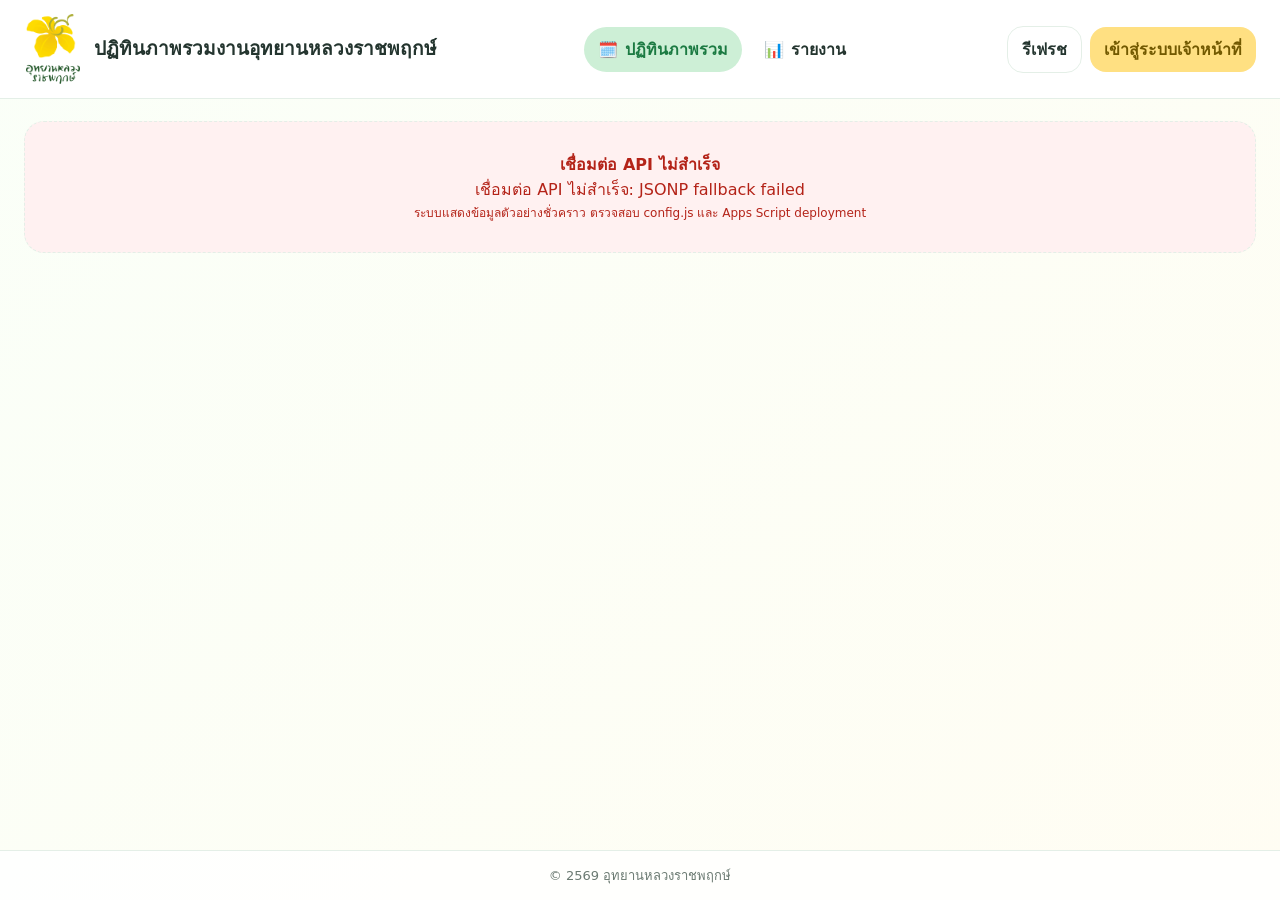
<file: index.html>
<!doctype html>
<html lang="th">
<head>
  <meta charset="utf-8">
  <meta name="viewport" content="width=device-width, initial-scale=1">
  <meta name="description" content="ระบบปฏิทินภาพรวมงาน เชื่อมต่อ Google Sheet และ Google Drive ผ่าน Apps Script">
  <title>ปฏิทินภาพรวมงานอุทยานหลวงราชพฤกษ์</title>
  <script src="./config.js"></script>
  <link rel="stylesheet" href="./styles.css">
</head>
<body data-app-mode="public" data-initial-view="calendar">
  <div id="app"></div>
  <script src="./app.js"></script>
</body>
</html>
</file>
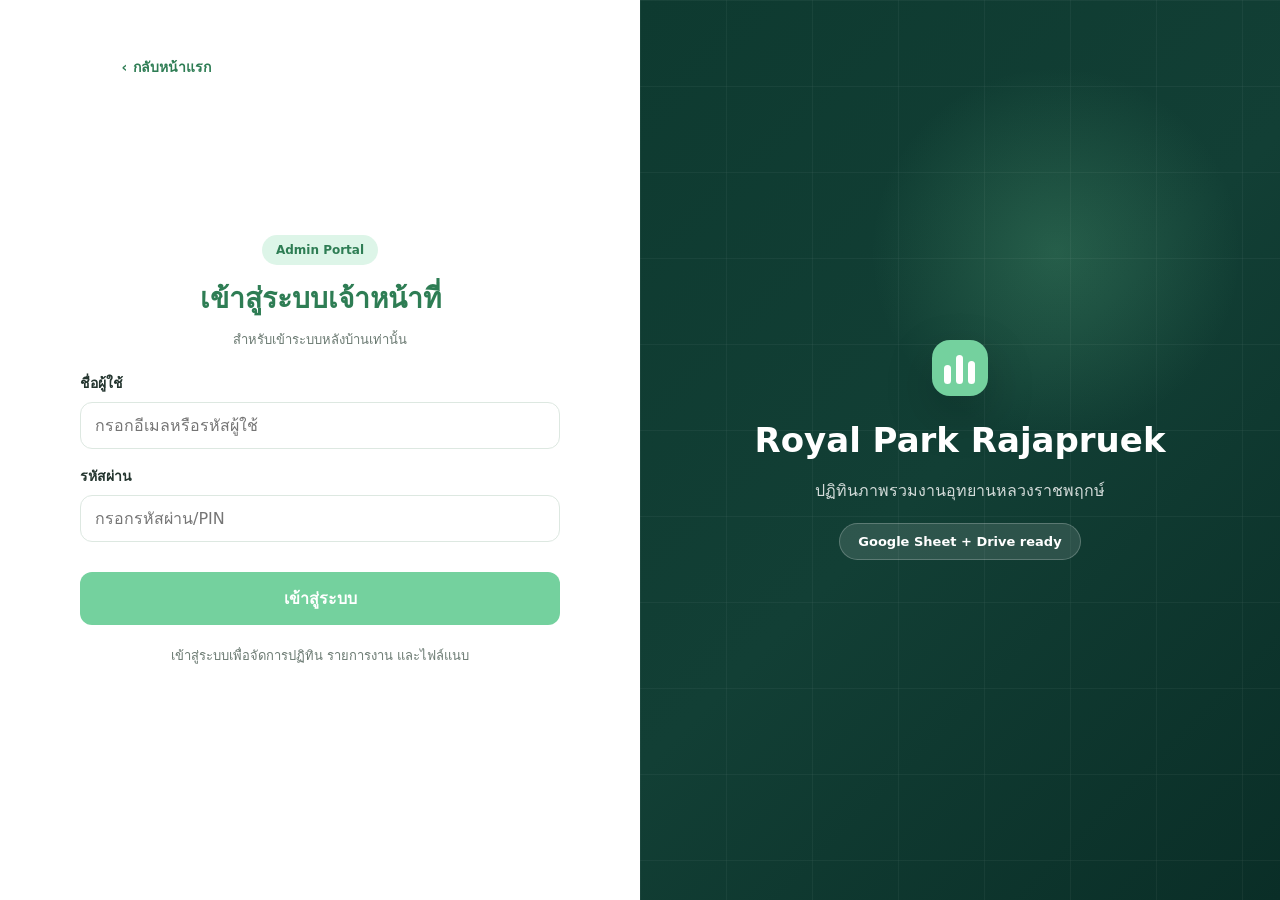
<file: admin.html>
<!doctype html>
<html lang="th">
<head>
  <meta charset="utf-8">
  <meta name="viewport" content="width=device-width, initial-scale=1">
  <title>เข้าสู่ระบบเจ้าหน้าที่ | ปฏิทินภาพรวมงาน</title>
  <script src="./config.js"></script>
  <link rel="stylesheet" href="./styles.css">
</head>
<body data-app-mode="admin" data-initial-view="admin">
  <div id="app"></div>
  <script src="./app.js"></script>
</body>
</html>
</file>
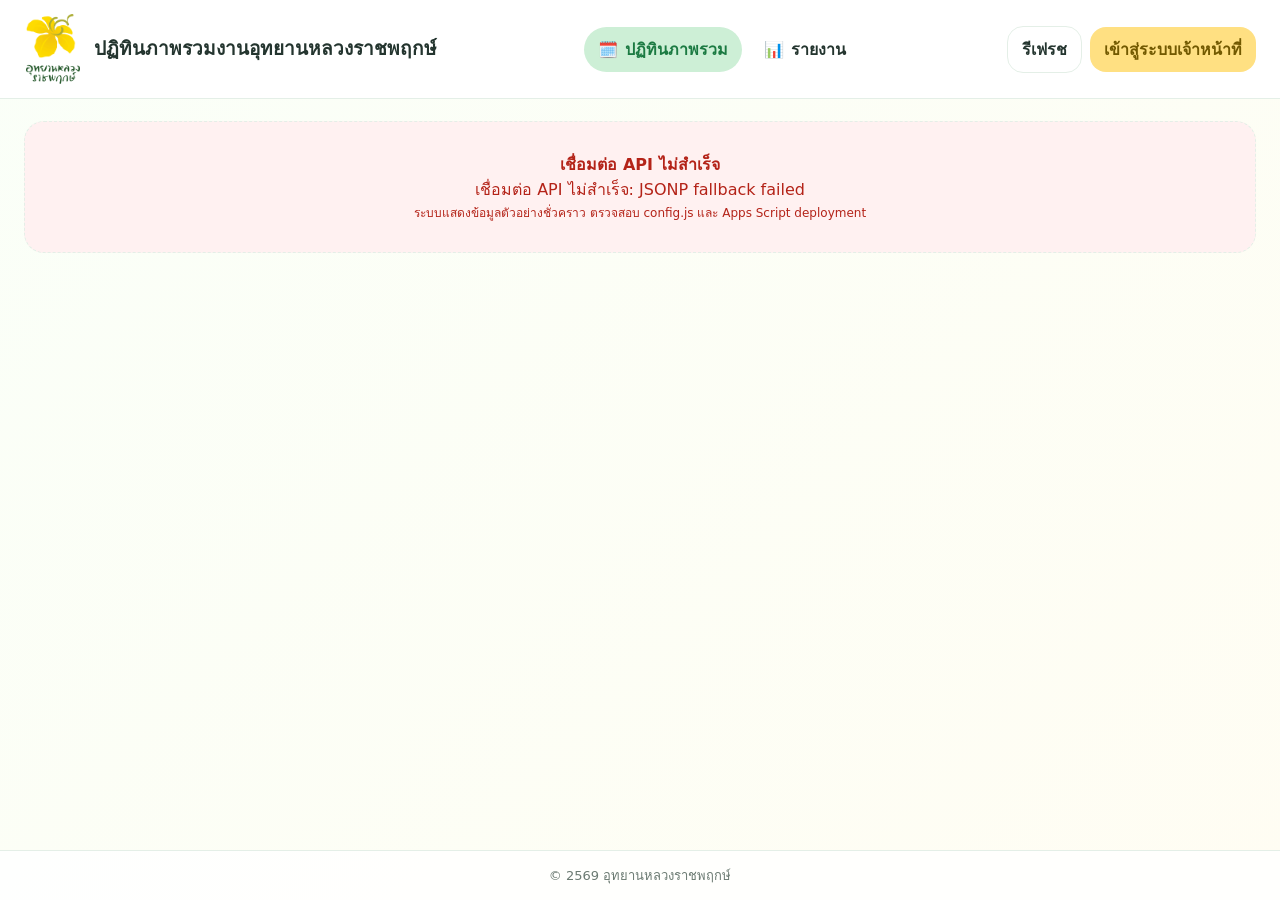
<file: calendar.html>
<!doctype html>
<html lang="th">
<head>
  <meta charset="utf-8">
  <meta name="viewport" content="width=device-width, initial-scale=1">
  <title>ปฏิทินรายเดือน | ปฏิทินภาพรวมงาน</title>
  <script src="./config.js"></script>
  <link rel="stylesheet" href="./styles.css">
</head>
<body data-app-mode="public" data-initial-view="calendar">
  <div id="app"></div>
  <script src="./app.js"></script>
</body>
</html>
</file>
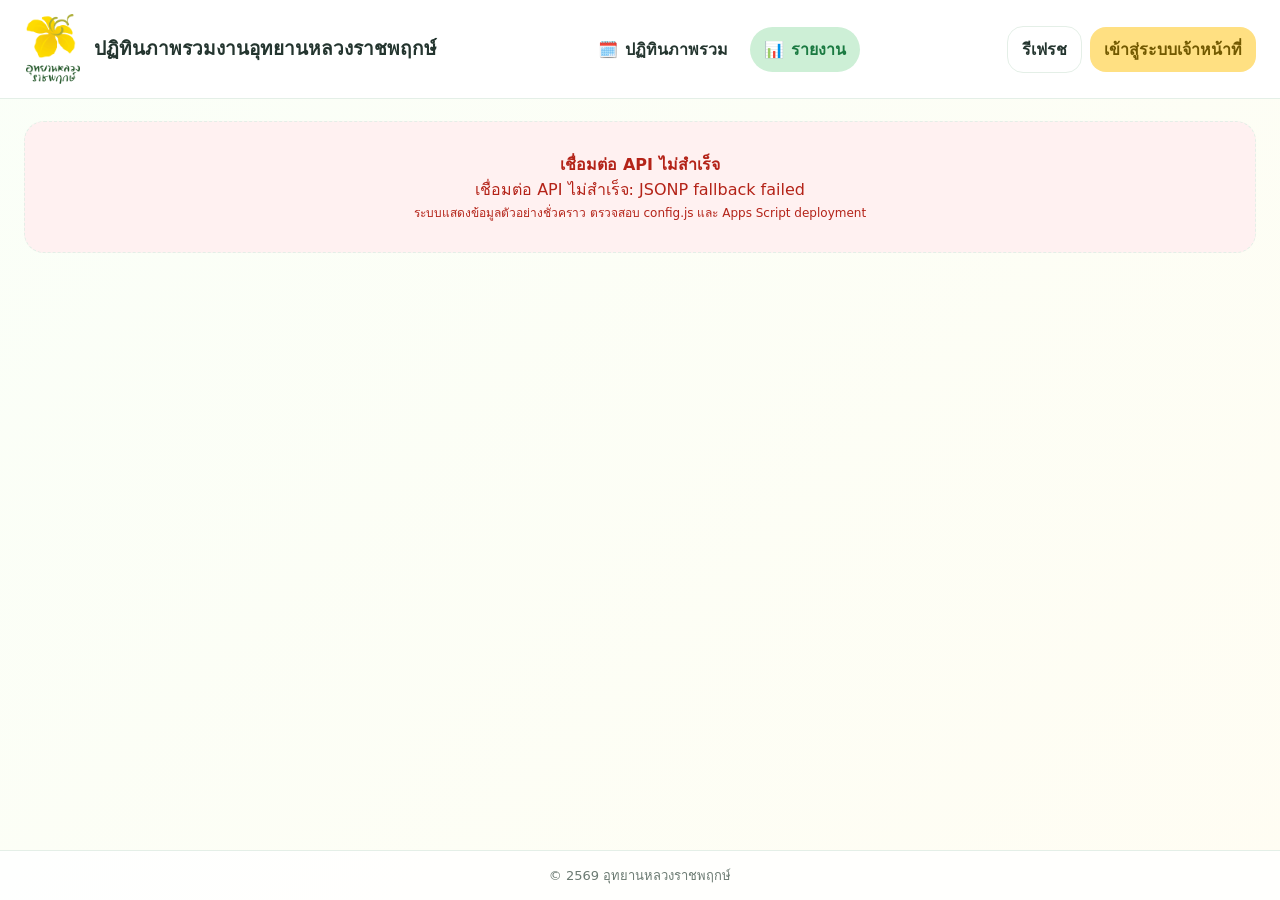
<file: report.html>
<!doctype html>
<html lang="th">
<head>
  <meta charset="utf-8">
  <meta name="viewport" content="width=device-width, initial-scale=1">
  <title>รายงานสรุป | ปฏิทินภาพรวมงาน</title>
  <script src="./config.js"></script>
  <link rel="stylesheet" href="./styles.css">
</head>
<body data-app-mode="public" data-initial-view="report">
  <div id="app"></div>
  <script src="./app.js"></script>
</body>
</html>
</file>
<file: styles.css>
:root{
  --bg:#FFFFFF;--bg-soft:#FAFFF8;--bg-warm:#FFFDF3;--green-1:#CDEFD6;--green-2:#A8E6B1;--green-3:#6FCF97;--yellow-1:#FFF2B8;--yellow-2:#FFE082;--yellow-3:#F2C94C;--text:#24352F;--muted:#6B7A72;--border:#E4EFE7;--danger:#B42318;--danger-bg:#FFF1F1;--shadow:0 18px 50px rgba(36,53,47,.08);--radius:22px
}
*{box-sizing:border-box}body{margin:0;font-family:system-ui,-apple-system,BlinkMacSystemFont,"Segoe UI",sans-serif;background:linear-gradient(135deg,var(--bg-soft),var(--bg-warm));color:var(--text)}button,input,select,textarea{font:inherit}button{cursor:pointer}.app-shell{min-height:100vh;display:grid;grid-template-columns:280px 1fr}.sidebar{position:sticky;top:0;height:100vh;padding:20px;background:rgba(255,255,255,.9);backdrop-filter:blur(12px);border-right:1px solid var(--border);overflow:auto}.brand{display:flex;gap:12px;align-items:center;margin-bottom:18px}.brand-mark{width:48px;height:48px;border-radius:18px;background:linear-gradient(135deg,var(--green-2),var(--yellow-1));display:grid;place-items:center;font-weight:900;color:#1B7A42;box-shadow:var(--shadow)}.brand h1{font-size:18px;line-height:1.25;margin:0}.brand p{font-size:12px;color:var(--muted);margin:4px 0 0}.nav{display:grid;gap:8px}.nav button{border:0;background:transparent;color:var(--text);text-align:left;padding:12px 14px;border-radius:16px;font-weight:800;display:flex;align-items:center;gap:10px}.nav button.active,.nav button:hover{background:var(--green-1);color:#1B7A42}.sidebar-card{margin-top:18px;padding:14px;border:1px solid var(--border);border-radius:20px;background:var(--bg-soft);font-size:13px;color:var(--muted)}.main{padding:22px;min-width:0}.topbar{display:flex;align-items:center;justify-content:space-between;gap:14px;margin-bottom:18px}.topbar h2{margin:0;font-size:26px}.topbar p{margin:4px 0 0;color:var(--muted);font-size:13px}.actions{display:flex;align-items:center;gap:8px;flex-wrap:wrap}.badge{display:inline-flex;align-items:center;gap:6px;border-radius:999px;padding:8px 12px;font-size:12px;font-weight:900}.badge.demo{background:var(--yellow-1);color:#745B00}.badge.api{background:var(--green-1);color:#1B7A42}.btn{border:0;border-radius:16px;padding:10px 14px;font-weight:900;background:var(--green-3);color:white}.btn:hover{opacity:.9}.btn.secondary{background:white;color:var(--text);border:1px solid var(--border)}.btn.warning{background:var(--yellow-2);color:#725900}.btn.danger{background:var(--danger-bg);color:var(--danger)}.btn:disabled{opacity:.55;cursor:not-allowed}.grid{display:grid;gap:14px}.grid.cards{grid-template-columns:repeat(4,minmax(0,1fr))}.card{background:white;border:1px solid var(--border);border-radius:var(--radius);box-shadow:var(--shadow);padding:18px}.metric .label{font-size:13px;font-weight:900;color:var(--muted)}.metric .value{font-size:34px;font-weight:1000;margin-top:8px}.section-title{display:flex;align-items:center;justify-content:space-between;gap:10px;margin:20px 0 12px}.section-title h3{margin:0;font-size:20px}.toolbar{display:flex;gap:10px;flex-wrap:wrap;margin-bottom:14px}.input,.select,.textarea{width:100%;border:1px solid var(--border);background:white;border-radius:16px;padding:11px 13px;outline:none;color:var(--text)}.input:focus,.select:focus,.textarea:focus{border-color:var(--green-3);box-shadow:0 0 0 3px rgba(111,207,151,.14)}.textarea{min-height:92px;resize:vertical}.form-grid{display:grid;grid-template-columns:repeat(2,minmax(0,1fr));gap:12px}.field label{display:block;font-size:13px;font-weight:900;margin-bottom:6px}.table-wrap{overflow:auto;border:1px solid var(--border);border-radius:20px;background:white}.table{width:100%;border-collapse:collapse;min-width:820px}.table th,.table td{padding:12px 14px;text-align:left;border-bottom:1px solid var(--border);vertical-align:top}.table th{font-size:12px;color:var(--muted);background:var(--bg-soft)}.table tr:hover td{background:#fbfffb}.status{display:inline-block;border-radius:999px;padding:5px 9px;font-size:12px;font-weight:900}.status.ok{background:var(--green-1);color:#1B7A42}.status.cancel{background:var(--danger-bg);color:var(--danger)}.status.done{background:#F1F5F9;color:#334155}.status.draft{background:var(--yellow-1);color:#725900}.event-list{display:grid;gap:10px}.event-item{border:1px solid var(--border);border-radius:18px;background:var(--bg-soft);padding:14px;text-align:left}.event-item h4{margin:4px 0 6px;font-size:16px}.event-meta{color:var(--muted);font-size:12px;line-height:1.5}.calendar-head{display:flex;justify-content:space-between;align-items:center;margin-bottom:12px}.calendar-grid{display:grid;grid-template-columns:repeat(7,minmax(0,1fr));gap:8px}.day-name{text-align:center;font-size:12px;font-weight:900;color:var(--muted);padding:8px}.day{min-height:112px;border:1px solid var(--border);background:white;border-radius:16px;padding:8px;overflow:hidden}.day.off{opacity:.45;background:#fbfbfb}.day.today{outline:3px solid var(--green-2)}.day-num{font-size:12px;font-weight:900;color:var(--muted)}.chip{display:block;width:100%;margin-top:5px;border:0;border-radius:10px;background:var(--green-1);color:#1B7A42;text-align:left;padding:5px 7px;font-size:11px;font-weight:800;white-space:nowrap;overflow:hidden;text-overflow:ellipsis}.chip.cancel{background:var(--danger-bg);color:var(--danger)}.modal-backdrop{position:fixed;inset:0;background:rgba(0,0,0,.42);display:grid;place-items:center;padding:16px;z-index:50}.modal{width:min(760px,100%);max-height:92vh;overflow:auto;background:white;border-radius:26px;box-shadow:0 30px 90px rgba(0,0,0,.25);padding:22px}.modal-head{display:flex;justify-content:space-between;gap:12px;align-items:flex-start}.close{border:0;background:var(--bg-soft);border-radius:14px;width:40px;height:40px;font-weight:1000}.detail-grid{display:grid;grid-template-columns:repeat(2,minmax(0,1fr));gap:10px;margin-top:14px}.detail-box{background:var(--bg-soft);border-radius:18px;padding:12px}.detail-box b{display:block;font-size:12px;color:var(--muted);margin-bottom:4px}.attachment-row{display:flex;align-items:center;justify-content:space-between;gap:10px;padding:10px 0;border-bottom:1px solid var(--border)}.attachment-row:last-child{border-bottom:0}.login-box{max-width:460px;margin:auto}.empty,.loading,.error{border:1px dashed var(--border);border-radius:20px;padding:30px;text-align:center;color:var(--muted);background:white}.error{color:var(--danger);background:var(--danger-bg)}.summary-bars{display:grid;gap:10px}.bar-row{display:grid;grid-template-columns:130px 1fr 50px;align-items:center;gap:10px;font-size:13px}.bar{height:12px;border-radius:999px;background:var(--bg-soft);overflow:hidden}.bar i{display:block;height:100%;background:var(--green-2);border-radius:999px}.mobile-menu{display:none}.muted{color:var(--muted)}.small{font-size:12px}.nowrap{white-space:nowrap}.hidden{display:none!important}
@media(max-width:920px){.app-shell{grid-template-columns:1fr}.sidebar{position:relative;height:auto;border-right:0;border-bottom:1px solid var(--border)}.mobile-menu{display:inline-flex}.grid.cards{grid-template-columns:repeat(2,minmax(0,1fr))}.form-grid,.detail-grid{grid-template-columns:1fr}.topbar{align-items:flex-start;flex-direction:column}.calendar-grid{gap:5px}.day{min-height:88px;border-radius:12px}.sidebar.collapsed .nav,.sidebar.collapsed .sidebar-card{display:none}}
@media(max-width:560px){.main{padding:14px}.sidebar{padding:14px}.grid.cards{grid-template-columns:1fr}.calendar-grid{grid-template-columns:1fr}.day-name{display:none}.day{min-height:auto}.day.off{display:none}.bar-row{grid-template-columns:95px 1fr 36px}.modal{padding:16px}.table{min-width:680px}}


/* Official Admin Login */
.admin-login-layout{min-height:100vh;display:grid;grid-template-columns:1fr 1fr;background:#fff;color:var(--text)}
.admin-login-panel{position:relative;min-height:100vh;display:flex;align-items:center;justify-content:center;padding:48px 28px;overflow:hidden}
.admin-login-panel-form{background:#fff}
.admin-login-back{position:absolute;top:56px;left:26%;transform:translateX(-50%);display:inline-flex;gap:6px;align-items:center;text-decoration:none;color:#2E7D54;font-size:14px;font-weight:900}
.admin-login-card{width:min(480px,100%)}
.text-center{text-align:center}.mb-2{margin-bottom:18px}.text-muted{color:var(--muted)}.text-small{font-size:13px}.mt-1{margin-top:14px}
.admin-login-eyebrow{display:inline-flex;align-items:center;justify-content:center;padding:8px 14px;border-radius:999px;background:#DDF5E8;color:#2E7D54;font-size:12px;font-weight:900;margin-bottom:16px}
.admin-login-portal-card h1{margin:0 0 10px;font-size:28px;line-height:1.25;color:#2E7D54}
.admin-login-form{display:grid;gap:16px;margin-top:22px}.form-group label{display:block;font-weight:900;font-size:14px;margin-bottom:8px;color:var(--text)}
.form-control{width:100%;border:1px solid #DDE8E1;background:#fff;border-radius:12px;padding:13px 14px;outline:none;color:var(--text);font:inherit}
.form-control:focus{border-color:var(--green-3);box-shadow:0 0 0 4px rgba(111,207,151,.16)}
.btn-block{width:100%;border-radius:12px;padding:14px 16px}.btn-primary{background:#74D19E;color:white;border:0}
.admin-login-footer{text-align:center;margin-top:20px}.admin-login-footer-note{font-size:13px;color:var(--muted);margin:0}.alert{border-radius:14px;padding:12px 14px;font-size:13px}.alert-danger{background:var(--danger-bg);color:var(--danger);border:1px solid #FECACA}
.admin-login-panel-brand{background:radial-gradient(circle at 65% 28%,rgba(111,207,151,.22),transparent 24%),linear-gradient(135deg,#0E3A30,#123F35 50%,#0A2E27);color:white}
.admin-login-brand-grid{position:absolute;inset:0;opacity:.16;background-image:linear-gradient(rgba(255,255,255,.28) 1px,transparent 1px),linear-gradient(90deg,rgba(255,255,255,.28) 1px,transparent 1px);background-size:86px 86px}
.admin-login-brand-card{position:relative;text-align:center;z-index:1}.admin-login-brand-mark{width:56px;height:56px;border-radius:18px;margin:0 auto 24px;background:#74D19E;display:flex;align-items:flex-end;justify-content:center;gap:5px;padding:12px;box-shadow:0 18px 50px rgba(0,0,0,.18)}
.admin-login-brand-mark span{display:block;width:7px;background:white;border-radius:999px}.admin-login-brand-mark span:nth-child(1){height:19px}.admin-login-brand-mark span:nth-child(2){height:29px}.admin-login-brand-mark span:nth-child(3){height:23px}
.admin-login-brand-card h2{margin:0;font-size:34px;line-height:1.2}.admin-login-brand-card p{margin:18px 0 20px;color:rgba(255,255,255,.82)}.admin-login-brand-chip{display:inline-flex;border:1px solid rgba(255,255,255,.22);background:rgba(255,255,255,.12);border-radius:999px;padding:10px 18px;font-weight:900;font-size:13px}
@media(max-width:920px){.admin-login-layout{grid-template-columns:1fr}.admin-login-panel-brand{display:none}.admin-login-panel{padding:76px 20px 40px}.admin-login-back{left:20px;top:28px;transform:none}.admin-login-portal-card h1{font-size:24px}}

/* Public view header / footer / 60:40 calendar layout */
.public-page{min-height:100vh;display:flex;flex-direction:column;background:linear-gradient(135deg,var(--bg-soft),var(--bg-warm))}
.site-header{position:sticky;top:0;z-index:20;background:rgba(255,255,255,.92);backdrop-filter:blur(14px);border-bottom:1px solid var(--border)}
.site-header-inner{max-width:1440px;margin:0 auto;padding:14px 24px;display:flex;align-items:center;justify-content:space-between;gap:18px}
.brand-public{border:0;background:transparent;padding:0;margin:0;text-align:left;display:flex;gap:12px;align-items:center;color:var(--text);cursor:pointer;min-width:260px}
.public-nav{display:flex;align-items:center;justify-content:center;gap:8px;flex:1}
.public-nav button{border:0;background:transparent;color:var(--text);padding:10px 14px;border-radius:999px;font-weight:900;display:flex;align-items:center;gap:7px}
.public-nav button.active,.public-nav button:hover{background:var(--green-1);color:#1B7A42}
.public-header-actions{display:flex;align-items:center;justify-content:flex-end;gap:8px;flex-wrap:wrap}
.public-main{width:100%;max-width:1440px;margin:0 auto;padding:26px 24px 36px;flex:1}
.public-hero{display:flex;align-items:flex-end;justify-content:space-between;gap:18px;margin-bottom:20px;padding:22px;border:1px solid var(--border);border-radius:26px;background:rgba(255,255,255,.76);box-shadow:var(--shadow)}
.public-hero h2{margin:6px 0 4px;font-size:32px;line-height:1.2;color:#1f3f35}
.public-hero p{margin:0;color:var(--muted);font-size:14px}.eyebrow{display:inline-flex;border-radius:999px;padding:7px 12px;background:var(--green-1);color:#1B7A42;font-size:12px;font-weight:1000}.public-hero-summary{display:flex;gap:8px;flex-wrap:wrap;justify-content:flex-end}.public-hero-summary span{border-radius:999px;background:var(--bg-warm);border:1px solid var(--border);padding:9px 12px;font-size:12px;font-weight:900;color:#476055}
.public-calendar-layout{display:grid;grid-template-columns:minmax(0,60fr) minmax(340px,40fr);gap:18px;align-items:start}.calendar-card,.month-list-card{min-width:0}.month-list{display:grid;gap:10px;max-height:calc(100vh - 330px);min-height:420px;overflow:auto;padding-right:2px}.month-list-item{width:100%;display:grid;grid-template-columns:58px minmax(0,1fr) auto;gap:12px;align-items:center;border:1px solid var(--border);background:var(--bg-soft);border-radius:18px;padding:12px;text-align:left;color:var(--text)}.month-list-item:hover{border-color:var(--green-2);box-shadow:0 12px 30px rgba(36,53,47,.08);background:#fff}.month-list-date{width:54px;height:54px;border-radius:16px;background:white;border:1px solid var(--border);display:grid;place-items:center;align-content:center;color:#1B7A42}.month-list-date b{font-size:20px;line-height:1}.month-list-date span{font-size:11px;font-weight:900;color:var(--muted)}.month-list-title{font-weight:1000;line-height:1.35;margin-bottom:4px}.month-list-body{min-width:0}.site-footer{margin-top:auto;border-top:1px solid var(--border);background:rgba(255,255,255,.86)}.site-footer-inner{max-width:1440px;margin:0 auto;padding:18px 24px;display:flex;justify-content:space-between;gap:14px;color:var(--muted);font-size:13px}.site-footer b{color:var(--text)}.footer-meta{text-align:right;white-space:nowrap}
@media(max-width:1100px){.site-header-inner{align-items:flex-start;flex-direction:column}.brand-public{min-width:0}.public-nav{justify-content:flex-start;flex-wrap:wrap}.public-header-actions{justify-content:flex-start}.public-calendar-layout{grid-template-columns:1fr}.month-list{max-height:none;min-height:auto}.public-hero{align-items:flex-start;flex-direction:column}.public-hero-summary{justify-content:flex-start}}
@media(max-width:720px){.site-header-inner,.public-main,.site-footer-inner{padding-left:14px;padding-right:14px}.public-hero h2{font-size:24px}.public-calendar-layout{gap:14px}.month-list-item{grid-template-columns:48px minmax(0,1fr);align-items:start}.month-list-item>div:last-child{grid-column:2}.month-list-date{width:46px;height:46px}.site-footer-inner{flex-direction:column}.footer-meta{text-align:left}.public-nav button{padding:9px 10px;font-size:13px}.public-header-actions .badge{display:none}}

/* User management */
.user-role-help{
  margin-top:12px;
  border:1px solid var(--border);
  background:#FAFFF8;
  border-radius:14px;
  padding:12px 14px;
  color:var(--muted);
  font-size:13px;
  line-height:1.55;
}


/* Public view clean update: hide highlighted label texts and keep layout compact */
.brand-public .brand-mark::before{content:''}
.brand-public .brand-mark{font-size:0}
.public-hero-clean{align-items:center;justify-content:flex-start;padding:22px 24px}
.public-hero-clean h2{margin:0;font-size:32px}
.public-hero-clean .eyebrow,.public-hero-clean p,.public-hero-clean .public-hero-summary{display:none!important}
@media(max-width:720px){.public-hero-clean h2{font-size:24px}}


/* Public view refinement 2026-07-06: official logo, cleaner footer, public-only modal, dashboard report */
.brand-logo-public{
  width:58px;
  height:70px;
  object-fit:contain;
  display:block;
  flex:0 0 auto;
}
.brand-public .brand-mark{display:none!important}
.brand-public h1{font-size:19px;line-height:1.25}
.site-footer-minimal{justify-content:center;text-align:center;padding-top:14px;padding-bottom:14px}
.site-footer-minimal .footer-meta{text-align:center;white-space:normal}
.report-dashboard{display:grid;gap:14px}
.report-metrics{margin-bottom:0}
.report-status-strip{display:grid;grid-template-columns:repeat(4,minmax(0,1fr));gap:12px}
.report-status-strip>div{background:#fff;border:1px solid var(--border);border-radius:20px;padding:16px;box-shadow:var(--shadow);display:flex;align-items:baseline;justify-content:space-between;gap:8px}
.report-status-strip b{font-size:28px;color:#1f3f35}.report-status-strip span{color:var(--muted);font-weight:900;font-size:13px}
.report-summary-grid{grid-template-columns:repeat(3,minmax(0,1fr));margin-top:0}
.report-lists-grid{grid-template-columns:minmax(0,1fr) minmax(0,1fr)}
.report-list-card .section-title{margin-top:0}.report-event-item{background:#fff}.report-event-date{display:inline-flex;background:var(--green-1);color:#1B7A42;border-radius:999px;padding:5px 9px;font-size:12px;font-weight:900;margin-bottom:6px}
@media(max-width:920px){.brand-logo-public{width:50px;height:62px}.report-summary-grid,.report-lists-grid{grid-template-columns:1fr}.report-status-strip{grid-template-columns:repeat(2,minmax(0,1fr))}}
@media(max-width:560px){.brand-logo-public{width:44px;height:56px}.report-status-strip{grid-template-columns:1fr}.brand-public h1{font-size:16px}}

/* Public View report/dashboard update 2026-07-06: attachments in detail, three chart dashboard */
.attachment-card .section-title{margin-top:0}
.public-report-only-charts{
  display:grid;
  grid-template-columns:minmax(0,1.05fr) minmax(0,.95fr);
  gap:18px;
  align-items:stretch;
}
.report-chart-wide{grid-row:span 2}
.report-chart-card{min-height:320px;display:flex;flex-direction:column}
.report-chart-title{margin-top:0;align-items:flex-start}
.report-chart-title p{margin:6px 0 0}
.dashboard-bar-chart{display:grid;gap:14px;margin-top:8px}
.dashboard-bar-row{display:grid;grid-template-columns:minmax(130px,210px) 1fr 44px;align-items:center;gap:12px;font-size:14px}
.dashboard-bar-label{font-weight:900;line-height:1.35;color:var(--text);min-width:0;overflow:hidden;text-overflow:ellipsis}
.dashboard-bar-track,.dashboard-status-track{height:16px;background:var(--bg-soft);border:1px solid var(--border);border-radius:999px;overflow:hidden}
.dashboard-bar-track i,.dashboard-status-track i{display:block;height:100%;background:linear-gradient(90deg,var(--green-2),var(--green-3));border-radius:999px}
.dashboard-bar-row strong{font-size:15px;color:#1f3f35;text-align:right}
.dashboard-column-chart{display:flex;align-items:flex-end;gap:14px;min-height:230px;margin-top:auto;padding:14px 6px 0;overflow-x:auto}
.dashboard-column{min-width:72px;display:grid;grid-template-rows:auto 1fr auto;gap:8px;text-align:center;align-self:stretch}
.dashboard-column-value{font-weight:1000;color:#1f3f35;font-size:14px}
.dashboard-column-bar{height:170px;border-radius:18px;background:var(--bg-soft);border:1px solid var(--border);display:flex;align-items:flex-end;justify-content:center;overflow:hidden;padding:4px}
.dashboard-column-bar i{display:block;width:100%;border-radius:14px;background:linear-gradient(180deg,var(--green-2),var(--yellow-2))}
.dashboard-column-label{font-size:12px;font-weight:900;color:var(--muted);white-space:nowrap}
.dashboard-status-chart{display:grid;gap:14px;margin-top:8px}
.dashboard-status-row{display:grid;grid-template-columns:1fr;gap:7px;padding:12px;border:1px solid var(--border);border-radius:18px;background:var(--bg-soft)}
.dashboard-status-head{display:flex;align-items:center;justify-content:space-between;gap:10px}
.dashboard-status-head strong{color:#1f3f35}
.dashboard-status-percent{text-align:right;color:var(--muted);font-size:12px;font-weight:900;margin-top:-2px}
@media(max-width:980px){.public-report-only-charts{grid-template-columns:1fr}.report-chart-wide{grid-row:auto}.report-chart-card{min-height:auto}.dashboard-column-chart{min-height:220px}.dashboard-column-bar{height:150px}}
@media(max-width:640px){.dashboard-bar-row{grid-template-columns:1fr 48px;gap:8px}.dashboard-bar-track{grid-column:1 / -1;grid-row:2}.dashboard-column{min-width:60px}.dashboard-column-bar{height:130px}}


/* Public header title removal 2026-07-06: remove duplicated top title box on calendar/report pages */
.public-page #topbar:empty{display:none!important}
.public-page .public-main{padding-top:22px}
</file>
